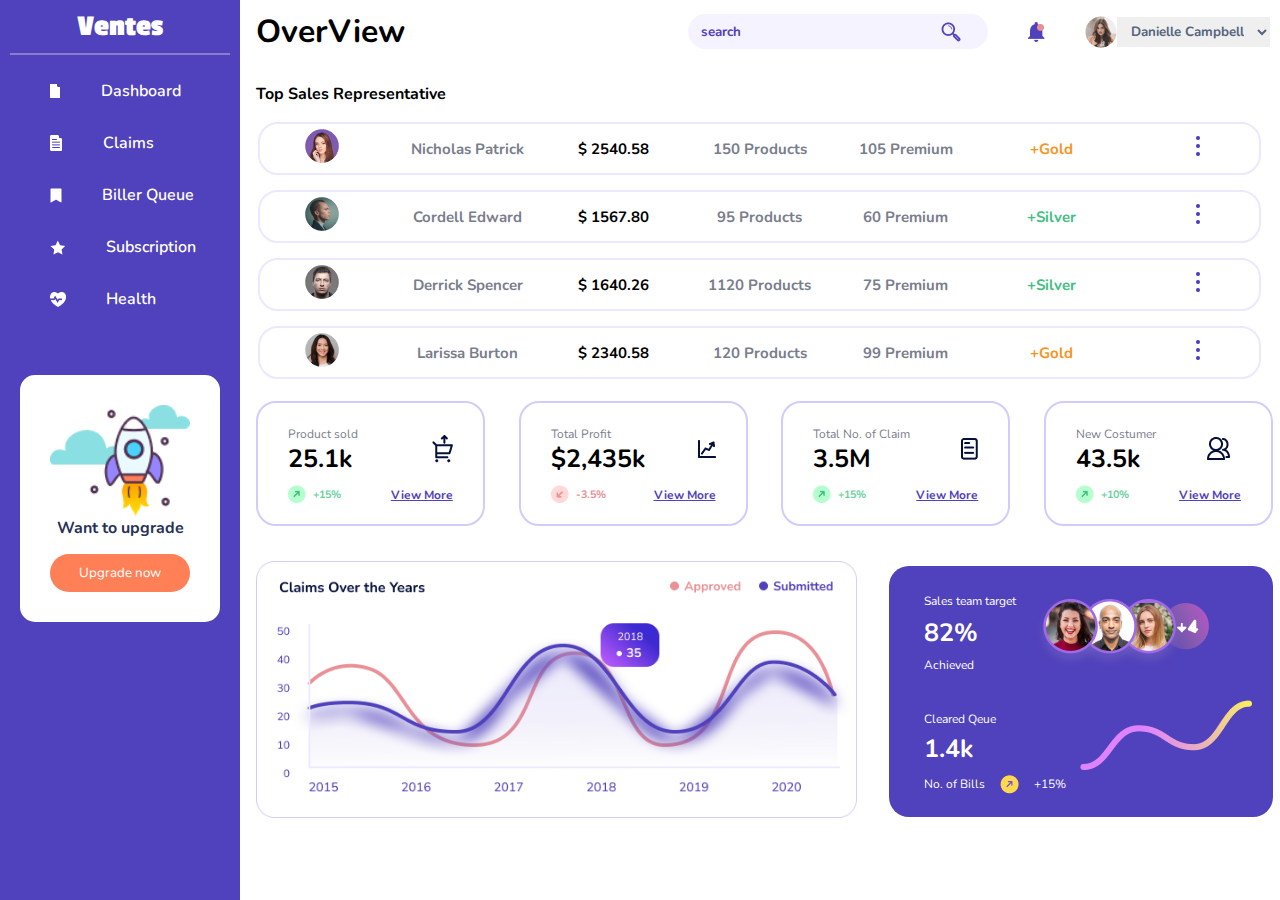
<file: index.html>
<!DOCTYPE html>
<html lang="en">
<head>
    <meta charset="UTF-8">
    <meta name="viewport" content="width=device-width, initial-scale=1.0">
    <title>Document</title>
    <link rel="stylesheet" href="css/style.css">
</head>
<body>
        <section class="side-nav">
            <h1>Ventes</h1>
            <hr/>

            <div class="links">
            <li class="active"><a href=""><img src="./images/path3.png" alt="">Dashboard</a></li>
              <li><a href=""><img src="./images/Group 6.png" alt=""><span>Claims</span></a></li>
              <li><a href=""><img src="./images/Path2.png" alt=""><span>Biller Queue</span></a></li>
              <li><a href=""><img src="./images/Path1.png" alt=""><span>Subscription</span></a></li>
              <li><a href=""><img src="./images/Path.png" alt=""><span>Health</span></a></p></a></li>
            </div >
               
            <div class="side-nav_buttom">
                 <img src="images/ventes.png" alt="" class="ventes_img">
                 <p class="upgrade">Want to upgrade</p>
                 <button><a>Upgrade now</a></button>
            </div>
        </section>

        <main class="main-content">
            <header>
                <div class="header-content">
                <h1>OverView</h1>
                <section class="OverView">
                    <div class="search-engine">
                        <input type="text" placeholder="search"/>
                        <img src="images/search icon.png" alt="" class = "search">
                    </div>
                    <img src="images/Notification.png" alt="">
                    <div class="profile">
                    <img src="images/Profile icon.png" alt="" >
                    <div class="one">
                            <select name="" id="">
                                <option value="">Danielle Campbell</option>
                            </select>
                        </div>
                    </div>
                </header>

        <section class="top-sales">
             <p>Top Sales Representative</p>
             <table>
                <tr>
                    <th><img src="images/Bitmap (6).png" alt=""></th>
                    <th>Nicholas Patrick</th>
                    <th class="cents">$ 2540.58</th>
                    <th>150 Products</th>
                    <th>105 Premium</th>
                    <th class="gold">+Gold</th>
                    <th><img src="images/Group 73.png" alt=""></th>
                </tr>
                <tr>
                    <th><img src="images/Bitmap (7).png" alt=""></th>
                    <th>Cordell Edward</th>
                    <th class="cents">$ 1567.80</th>
                    <th>95 Products</th>
                    <th>60 Premium</th>
                    <th class="silver">+Silver</th>
                    <th><img src="images/Group 73.png" alt=""></th>
                </tr>
                <tr>
                    <th><img src="images/Bitmap (8).png" alt=""></th>
                    <th>Derrick Spencer</th>
                    <th class="cents">$ 1640.26</th>
                    <th>1120 Products</th>
                    <th>75 Premium</th>
                    <th class="silver">+Silver</th>
                    <th><img src="images/Group 73.png" alt=""></th>
                </tr>
                <tr>
                    <th><img src="images/Bitmap (9).png" alt=""></th>
                    <th>Larissa Burton</th>
                    <th class="cents">$ 2340.58</th>
                    <th>120 Products</th>
                    <th>99 Premium</th>
                    <th class="gold">+Gold</th>
                    <th><img src="images/Group 73.png" alt=""></th>
                </tr>
             </table>
        </section>

        <section class="sales">
            <section class="slaes-hightlight">
            <div class="sales-margin">
                <div>
                    <p>Product sold</p>
                    <h1>25.1k</h1>
              </div>
            <img src="images/Bitmap (10).png" alt="">
        </div>

          <div class="gains">
                <div class="roi">
                    <img src="images/increase.png" alt="">
                    <h6>+15%</h6>
               </div>

                <div class="report">
                    <p><a href="">View More</a></p>
                </div>
          </div>
    </section>  

            <section class="slaes-hightlight">
            <div class="sales-margin">
                <div>
                    <p>Total Profit</p>
                    <h1>$2,435k</h1>
              </div>
            <img src="images/Bitmap (11).png" alt="">
        </div>

          <div class="gains">
                <div class="roi">
                    <img src="images/reduce.png" alt="">
                    <h6 class="red">-3.5%</h6>
               </div>

                <div class="report">
                    <p><a href="">View More</a></p>
                </div>
          </div>
    </section>  

            <section class="slaes-hightlight">
            <div class="sales-margin">
                <div>
                    <p>Total No. of Claim</p>
                    <h1>3.5M</h1>
              </div>
            <img src="images/Bitmap (12).png" alt="">
        </div>

          <div class="gains">
                <div class="roi">
                    <img src="images/increase.png" alt="">
                    <h6>+15%</h6>
               </div>

                <div class="report">
                    <p><a href="">View More</a></p>
                </div>
          </div>
    </section>  

            <section class="slaes-hightlight">
            <div class="sales-margin">
                <div>
                    <p>New Costumer</p>
                    <h1>43.5k</h1>
              </div>
            <img src="images/Bitmap (13).png" alt="">
        </div>

          <div class="gains">
                <div class="roi">
                    <img src="images/increase.png" alt="">
                    <h6>+10%</h6>
               </div>

                <div class="report">
                    <p><a href="">View More</a></p>
                </div>
          </div>
    </section> 
</section>


        <section class="analytics">
            <section>
              <img src="images/graph card.png" alt="" class="graph-card">
            </section> 

            <section class="analytics-sales">
            <div class="the_target">
                <div>
                    <P>Sales team target</P>
                    <h1>82%</h1>
                    <p>Achieved</p>
                </div>
                <img src="images//Group 10 (1).png" alt="">
        </div>

        <div class="que">
            <div class="cleared"> 
                <div>
                    <p>Cleared Qeue</p>
                    <h1>1.4k</h1>
                </div>
                <img src="images/Rectangle 266.png" alt="">
        </div>

                <div class="bills">
                    <p>No. of Bills</p>
                    <img src="images/Group 14 (2).png" alt="">
                    <p>+15%</p>
                </div>
            </section>     
    </section>
    </main>

        

    <script src="main.js"></script>
</body>
</html>
</file>
<file: css/style.css>
@import url("https://fonts.googleapis.com/css2?family=Passion+One:wght@400;700;900&display=swap");
@import url("https://fonts.googleapis.com/css2?family=Nunito:ital,wght@0,200..1000;1,200..1000&display=swap");
@font-face {
  font-family: "Proxima";
  font-style: normal;
  src: url("../Proxima Nova Font.otf");
}
* {
  margin: 0;
  padding: 0;
  box-sizing: border-box;
}

body {
  display: flex;
}

.side-nav {
  background-color: #5041BC;
  position: fixed;
  left: 0;
  top: 0;
  width: 240px;
  height: 100vh;
  transition: all 0.5s;
  overflow: hidden;
}
.side-nav h1 {
  text-align: center;
  color: #fff;
  font-size: 30px;
  font-family: "Passion One", sans-serif;
  margin-top: 10px;
}
.side-nav hr {
  margin: 10px;
  border: 0.5px solid #8a7dd0;
}
.side-nav .links {
  list-style-type: none;
}
.side-nav .links li {
  padding: 15px;
  margin-left: 35px;
}
.side-nav .links li a {
  color: #fff;
  text-decoration: none;
  font-family: "Nunito", sans-serif;
  font-weight: 600;
  transition: all 0.5s;
  display: flex;
  align-items: center;
  gap: 40px;
}
.side-nav .links li a:hover {
  background-color: #fff;
  color: #5041BC;
  padding: 10px 13px;
  border-radius: 10px;
  font-weight: bold;
}
.side-nav .links li a span {
  overflow: hidden;
}
.side-nav .links li img {
  background-color: #5041BC;
}

.side-nav_buttom {
  background-color: #fff;
  padding: 30px;
  width: 200px;
  border-radius: 15px;
  display: flex;
  flex-direction: column;
  margin: 50px auto;
}
.side-nav_buttom .upgrade {
  text-align: center;
  font-family: "Nunito", sans-serif;
  color: #263156;
  font-weight: bold;
}
.side-nav_buttom button {
  margin-top: 15px;
  font-family: "Nunito", sans-serif;
  background-color: #FF8057;
  color: #fff;
  padding: 10px 20px;
  border: none;
  border-radius: 20px;
}

@media screen and (max-width: 500px) {
  .side-nav {
    width: 100px;
  }
  .side-nav:hover {
    width: 240px;
    transition: 0.5s;
  }
  .side-nav h1 {
    font-size: 20px;
  }
}
.main-content {
  position: relative;
  width: 100%;
  margin-left: 20vw;
  border-top-left-radius: 30px;
  border-bottom-left-radius: 30px;
}

.header-content {
  display: flex;
  align-items: center;
  justify-content: space-between;
  margin-top: 10px;
}
.header-content h1 {
  font-family: "Nunito", sans-serif;
  font-weight: bold;
}
.header-content .profile {
  display: flex;
  align-items: center;
  justify-content: none;
  align-items: center;
}
.header-content .profile .one select {
  border: none;
  padding: 5px 10px;
  color: #54657E;
  font-family: "Nunito", sans-serif;
  font-weight: bold;
  margin-right: 10px;
}
.header-content .OverView {
  display: flex;
  align-items: center;
  justify-content: none;
  gap: 40px;
}
.header-content .search-engine {
  display: flex;
  align-items: center;
  justify-content: none;
  width: 300px;
  border-radius: 30px;
  padding: 3px;
  background-color: #F5F3FF;
}
.header-content .search-engine ::-moz-placeholder {
  font-family: "Nunito", sans-serif;
  color: #5041BC;
  font-weight: bold;
}
.header-content .search-engine ::placeholder {
  font-family: "Nunito", sans-serif;
  color: #5041BC;
  font-weight: bold;
}
.header-content .search-engine input {
  background: transparent;
  outline: none;
  border: 15px;
  padding: 7px 10px;
  width: 250px;
}
.header-content .search-engine .search {
  width: 1.25rem;
  padding: 0px;
  transition: all 0.5s ease-in-out;
}
.header-content .search-engine .search:hover {
  transform: rotate(360deg);
}

.top-sales p {
  font-weight: bold;
  font-family: "Nunito", sans-serif;
  margin-top: 30px;
}
.top-sales table {
  font-family: "Nunito", sans-serif;
}
.top-sales table tr {
  display: grid;
  grid-template-columns: repeat(7, 2fr);
  align-items: center;
  place-content: center;
  justify-items: center;
  gap: 23px;
  border: 2px solid #EBE8FF;
  border-radius: 20px;
  margin-top: 15px;
}
.top-sales table tr th {
  font-size: 15px;
  color: #797D8C;
  padding: 5px;
}
.top-sales table tr .cents {
  color: #000;
  font-weight: bold;
}
.top-sales table tr .gold {
  color: #F7941D;
}
.top-sales table tr .silver {
  color: #43BE83;
}

.sales {
  display: flex;
  align-items: center;
  justify-content: space-between;
  padding-right: 7px;
}

.slaes-hightlight {
  border: 2px solid #D3CBFB;
  border-radius: 20px;
  margin-top: 20px;
  width: 22.5%;
  padding: 15px;
}

.sales-margin {
  display: flex;
  align-items: center;
  justify-content: space-between;
  padding: 3px 15px;
  font-family: "Nunito", sans-serif;
}
.sales-margin p {
  font-size: 12px;
  color: #797D8C;
  margin-top: 5px;
}
.sales-margin h1 {
  font-size: 25px;
}

.gains {
  display: flex;
  align-items: center;
  justify-content: space-between;
  padding: 4px 15px;
  font-family: "Nunito", sans-serif;
}
.gains .roi {
  display: flex;
  align-items: center;
  justify-content: none;
  gap: 7px;
}
.gains .roi h6 {
  color: #6AD2A0;
}
.gains .roi .red {
  color: #EA8F95;
}
.gains .report a {
  color: #5041BC;
  font-size: 12px;
  font-weight: bold;
  text-decoration: underline;
}

.analytics {
  display: flex;
  align-items: center;
  justify-content: space-between;
  padding-right: 7px;
  margin-top: 20px;
}
.analytics .graph-card {
  width: 95%;
}
.analytics .analytics-sales {
  background-color: #5041BC;
  background-repeat: no-repeat;
  background-position: center;
  margin: 20px 0;
  border-radius: 20px;
  width: 40%;
  padding: 20px;
}
.analytics .the_target {
  display: flex;
  align-items: center;
  justify-content: none;
}
.analytics .the_target p {
  padding: 7px 15px;
  color: #fff;
  font-family: "Nunito", sans-serif;
  font-size: 12px;
}
.analytics .the_target h1 {
  padding: 0 15px;
  color: #fff;
  font-family: "Nunito", sans-serif;
  font-size: 25px;
}
.analytics .que {
  margin-top: 20px;
}
.analytics .que .cleared {
  display: flex;
  align-items: center;
  justify-content: space-between;
}
.analytics .que p {
  padding: 5px 15px;
  color: #fff;
  font-family: "Nunito", sans-serif;
  font-size: 12px;
}
.analytics .que h1 {
  padding: 0 15px;
  color: #fff;
  font-family: "Nunito", sans-serif;
  font-size: 25px;
}
.analytics .que .bills {
  display: flex;
  align-items: center;
  justify-content: none;
}/*# sourceMappingURL=style.css.map */
</file>
